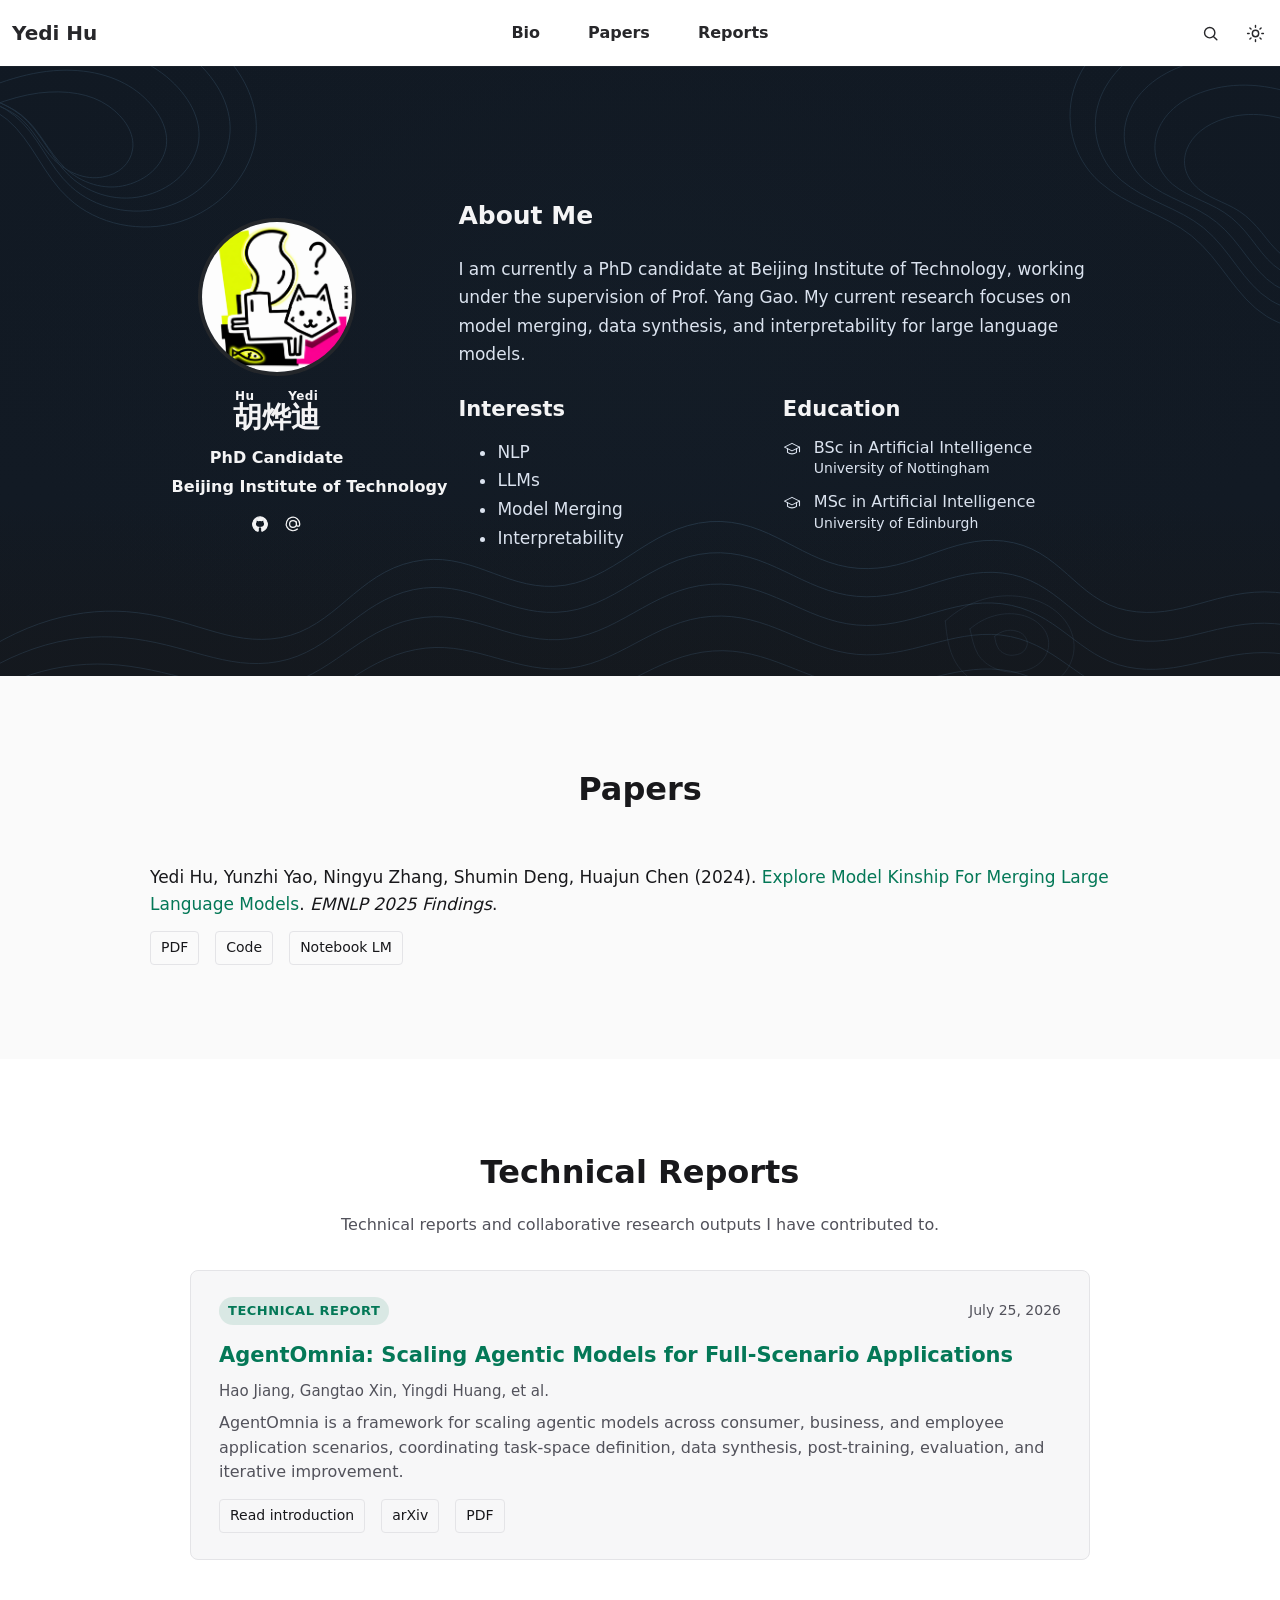
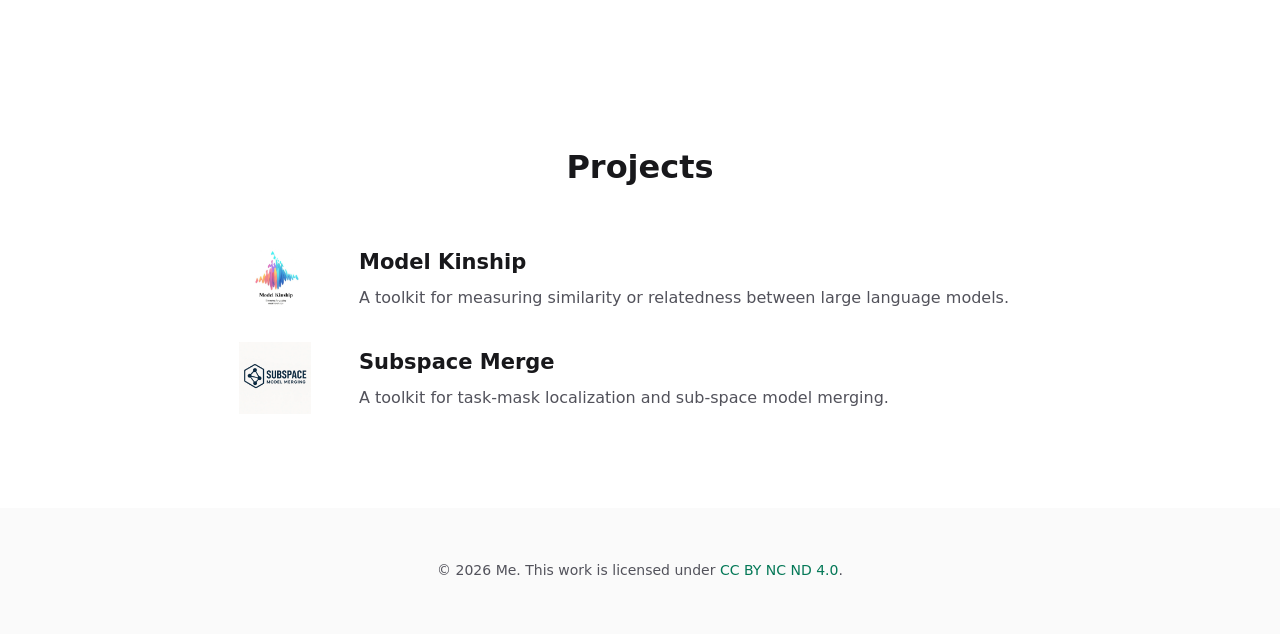
<file: index.html>
<!doctype html>
<html lang="en" data-theme="system">
<head>
  <meta charset="utf-8">
  <meta name="viewport" content="width=device-width, initial-scale=1">
  <title>Yedi Hu | Personal Page</title>
  <meta name="description" content="Personal academic website of Yedi Hu, a PhD candidate researching model merging, data synthesis, and interpretability for large language models.">
  <meta name="google-site-verification" content="CRAN9cvkGMdjOPS_Merxyt6C0xApc0tOtLPAKPyWXhQ">
  <link rel="icon" href="/site-assets/media/icon.png">
  <link rel="stylesheet" href="/site-assets/site-20260728-v4.css">
  <script>
    (() => {
      const saved = localStorage.getItem("theme");
      if (saved) document.documentElement.dataset.theme = saved;
    })();
  </script>
</head>
<body class="home-page">
  <header class="site-header">
    <div class="nav">
      <a class="brand" href="/" aria-label="Yedi Hu home">Yedi Hu</a>
      <button class="menu-button icon-button" type="button" aria-label="Open menu" aria-expanded="false">
        <svg width="20" height="20" viewBox="0 0 24 24" aria-hidden="true"><path d="M4 7h16M4 12h16M4 17h16"/></svg>
      </button>
      <nav class="nav-links" aria-label="Main navigation">
        <a href="#bio">Bio</a>
        <a href="#papers">Papers</a>
        <a href="#technical-reports">Reports</a>
      </nav>
      <div class="nav-actions">
        <button class="icon-button search-button" type="button" aria-label="Search">
          <svg width="19" height="19" viewBox="0 0 24 24" aria-hidden="true"><circle cx="11" cy="11" r="6.5"/><path d="m16 16 4 4"/></svg>
        </button>
        <button class="icon-button theme-button" type="button" aria-label="Change color theme">
          <svg class="sun-icon" width="19" height="19" viewBox="0 0 24 24" aria-hidden="true"><circle cx="12" cy="12" r="4"/><path d="M12 2v2M12 20v2M4.93 4.93l1.42 1.42M17.66 17.66l1.41 1.41M2 12h2M20 12h2M4.93 19.07l1.42-1.42M17.66 6.34l1.41-1.41"/></svg>
          <svg class="moon-icon" width="19" height="19" viewBox="0 0 24 24" aria-hidden="true"><path d="M20 15.1A8 8 0 0 1 8.9 4 8 8 0 1 0 20 15.1Z"/></svg>
        </button>
      </div>
    </div>
  </header>

  <main>
    <section id="bio" class="bio-section">
      <div class="mountain-background" aria-hidden="true"></div>
      <div class="bio-layout">
        <aside class="profile">
          <img class="avatar" src="/site-assets/media/debug-avatar.png" alt="Temporary debugging avatar">
          <h1><ruby><rb>胡烨迪</rb><rt>Hu&nbsp;&nbsp;&nbsp;&nbsp;Yedi</rt></ruby></h1>
          <p class="role">PhD Candidate</p>
          <p class="organization">Beijing Institute of Technology</p>
          <ul class="profile-links" aria-label="Profile links">
            <li>
              <a href="https://github.com/PotatoBearP" target="_blank" rel="noopener" aria-label="GitHub">
                <svg width="18" height="18" viewBox="0 0 24 24" aria-hidden="true"><path fill="currentColor" d="M12 2.5a9.75 9.75 0 0 0-3.08 19c.49.09.67-.21.67-.47v-1.86c-2.73.59-3.31-1.16-3.31-1.16-.45-1.14-1.09-1.44-1.09-1.44-.89-.61.07-.6.07-.6.98.07 1.5 1.01 1.5 1.01.88 1.5 2.3 1.07 2.86.82.09-.63.34-1.07.62-1.32-2.18-.25-4.47-1.09-4.47-4.82 0-1.07.38-1.94 1.01-2.62-.1-.25-.44-1.24.1-2.58 0 0 .82-.26 2.68 1a9.3 9.3 0 0 1 4.88 0c1.86-1.26 2.68-1 2.68-1 .54 1.34.2 2.33.1 2.58.63.68 1.01 1.55 1.01 2.62 0 3.74-2.3 4.57-4.48 4.81.35.31.66.92.66 1.85v2.71c0 .26.18.57.68.47A9.75 9.75 0 0 0 12 2.5Z"/></svg>
              </a>
            </li>
            <li>
              <a href="mailto:yedihu.pub@gmail.com" aria-label="Email">
                <svg width="18" height="18" viewBox="0 0 24 24" aria-hidden="true"><path d="M16.5 12a4.5 4.5 0 1 1-9 0 4.5 4.5 0 0 1 9 0Zm0 0c0 1.66 1.01 3 2.25 3S21 13.66 21 12a9 9 0 1 0-2.64 6.36M16.5 12V8.25"/></svg>
              </a>
            </li>
          </ul>
        </aside>

        <div class="biography">
          <h2>About Me</h2>
          <p>I am currently a PhD candidate at Beijing Institute of Technology, working under the supervision of Prof. Yang Gao. My current research focuses on model merging, data synthesis, and interpretability for large language models.</p>
          <div class="bio-details">
            <section>
              <h3>Interests</h3>
              <ul class="interest-list">
                <li>NLP</li>
                <li>LLMs</li>
                <li>Model Merging</li>
                <li>Interpretability</li>
              </ul>
            </section>
            <section>
              <h3>Education</h3>
              <ul class="education-list">
                <li>
                  <svg width="18" height="18" viewBox="0 0 24 24" aria-hidden="true"><path d="m2 9.5 10-5 10 5-10 5-10-5Z"/><path d="M6 11.5v5c3.4 2.7 8.6 2.7 12 0v-5M22 9.5v6"/></svg>
                  <span><strong>BSc in Artificial Intelligence</strong><small>University of Nottingham</small></span>
                </li>
                <li>
                  <svg width="18" height="18" viewBox="0 0 24 24" aria-hidden="true"><path d="m2 9.5 10-5 10 5-10 5-10-5Z"/><path d="M6 11.5v5c3.4 2.7 8.6 2.7 12 0v-5M22 9.5v6"/></svg>
                  <span><strong>MSc in Artificial Intelligence</strong><small>University of Edinburgh</small></span>
                </li>
              </ul>
            </section>
          </div>
        </div>
      </div>
    </section>

    <section id="papers" class="home-section papers-section">
      <div class="section-container">
        <h2>Papers</h2>
        <article class="citation">
          <p>Yedi Hu, Yunzhi Yao, Ningyu Zhang, Shumin Deng, Huajun Chen (2024).
            <a href="/publication/modelkinship/">Explore Model Kinship For Merging Large Language Models</a>.
            <em>EMNLP 2025 Findings</em>.
          </p>
          <div class="paper-links">
            <a href="https://arxiv.org/abs/2410.12613">PDF</a>
            <a href="https://github.com/zjunlp/ModelKinship">Code</a>
            <a href="https://notebooklm.google.com/notebook/892ba99f-4781-4224-a317-d2a9f8abfed6/audio">Notebook LM</a>
          </div>
        </article>
      </div>
    </section>

    <section id="technical-reports" class="home-section reports-section">
      <div class="section-container">
        <h2>Technical Reports</h2>
        <p class="section-intro">Technical reports and collaborative research outputs I have contributed to.</p>
        <div class="report-list">
          <article class="report-item">
            <div class="report-meta">
              <span class="report-label">Technical Report</span>
              <time datetime="2026-07-25">July 25, 2026</time>
            </div>
            <h3><a href="/technical-report/agentomnia/">AgentOmnia: Scaling Agentic Models for Full-Scenario Applications</a></h3>
            <p class="report-authors">Hao Jiang, Gangtao Xin, Yingdi Huang, et al.</p>
            <p>AgentOmnia is a framework for scaling agentic models across consumer, business, and employee application scenarios, coordinating task-space definition, data synthesis, post-training, evaluation, and iterative improvement.</p>
            <div class="paper-links">
              <a href="/technical-report/agentomnia/">Read introduction</a>
              <a href="https://arxiv.org/abs/2607.23124">arXiv</a>
              <a href="https://arxiv.org/pdf/2607.23124">PDF</a>
            </div>
          </article>
          <!--
          Add a report by duplicating this article:
          <article class="report-item">
            <div class="report-meta">
              <span class="report-label">Technical Report</span>
              <time datetime="2026-01">January 2026</time>
            </div>
            <h3><a href="#">Report title</a></h3>
            <p class="report-authors">Author One, Yedi Hu, Author Three</p>
            <p>One or two sentences describing the report and your contribution.</p>
            <div class="paper-links">
              <a href="#">PDF</a>
              <a href="https://github.com/">Code</a>
            </div>
          </article>
          -->
        </div>
      </div>
    </section>

    <section id="projects" class="home-section projects-section">
      <div class="section-container">
        <h2>Projects</h2>
        <div class="project-list">
          <a class="project-item" href="https://github.com/zjunlp/ModelKinship">
            <img src="/site-assets/media/project/modelkinship.png" alt="">
            <span><strong>Model Kinship</strong><small>A toolkit for measuring similarity or relatedness between large language models.</small></span>
          </a>
          <a class="project-item" href="https://github.com/PotatoBearP/Local_Merge">
            <img src="/site-assets/media/project/submerge.png" alt="">
            <span><strong>Subspace Merge</strong><small>A toolkit for task-mask localization and sub-space model merging.</small></span>
          </a>
        </div>
      </div>
    </section>
  </main>

  <footer class="site-footer">
    <p>© 2026 Me. This work is licensed under <a href="https://creativecommons.org/licenses/by-nc-nd/4.0/">CC BY NC ND 4.0</a>.</p>
  </footer>

  <dialog class="search-dialog">
    <form method="dialog" class="search-box">
      <button class="search-close icon-button" value="close" aria-label="Close search">×</button>
      <label for="site-search">Search</label>
      <input id="site-search" type="search" autocomplete="off" placeholder="Search this site…">
      <div class="search-results" aria-live="polite"></div>
    </form>
  </dialog>
  <script src="/site-assets/site-20260728-v4.js"></script>
</body>
</html>
</file>
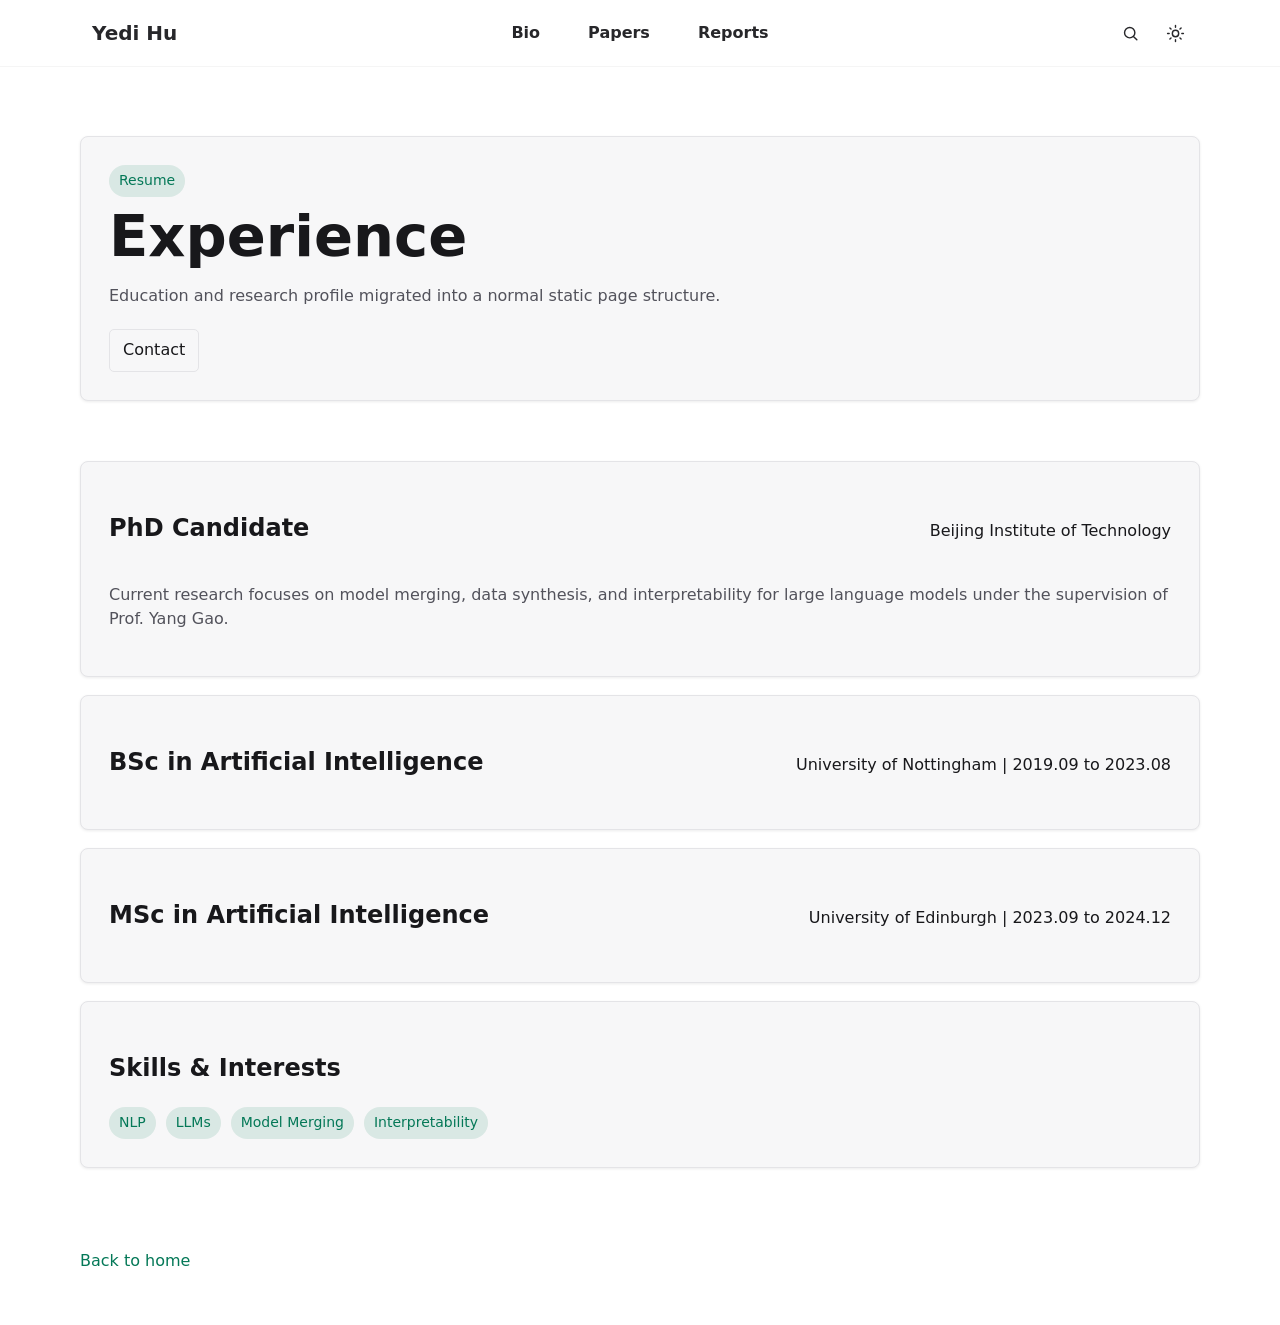
<file: experience/index.html>
<!DOCTYPE html>
<html lang="en">
<head>
  <meta charset="UTF-8">
  <meta name="viewport" content="width=device-width, initial-scale=1.0">
  <title>Experience | Yedi Hu</title>
  <link rel="stylesheet" href="/site-assets/site-20260728-v4.css">
</head>
<body>
  <header class="site-header">
    <div class="shell nav">
      <a class="brand" href="/">Yedi Hu</a>
      <nav class="nav-links">
        <a data-nav href="/#bio">Bio</a>
        <a data-nav href="/#papers">Papers</a>
        <a data-nav href="/#technical-reports">Reports</a>
      </nav>
    </div>
  </header>
  <main class="shell">
    <section class="hero">
      <div class="panel hero-copy">
        <span class="eyebrow">Resume</span>
        <h1>Experience</h1>
        <p class="lead">Education and research profile migrated into a normal static page structure.</p>
        <div class="button-row">
          <a class="button" href="mailto:yedihu.pub@gmail.com">Contact</a>
        </div>
      </div>
    </section>
    <section class="section stack">
      <article class="panel entry">
        <div class="entry-header">
          <h2>PhD Candidate</h2>
          <time>Beijing Institute of Technology</time>
        </div>
        <p>Current research focuses on model merging, data synthesis, and interpretability for large language models under the supervision of Prof. Yang Gao.</p>
      </article>
      <article class="panel entry">
        <div class="entry-header">
          <h2>BSc in Artificial Intelligence</h2>
          <time>University of Nottingham | 2019.09 to 2023.08</time>
        </div>
      </article>
      <article class="panel entry">
        <div class="entry-header">
          <h2>MSc in Artificial Intelligence</h2>
          <time>University of Edinburgh | 2023.09 to 2024.12</time>
        </div>
      </article>
      <article class="panel entry">
        <h2>Skills & Interests</h2>
        <div class="tag-list">
          <span class="pill">NLP</span>
          <span class="pill">LLMs</span>
          <span class="pill">Model Merging</span>
          <span class="pill">Interpretability</span>
        </div>
      </article>
    </section>
  </main>
  <footer class="footer shell">
    <p><a href="/">Back to home</a></p>
  </footer>
  <script src="/site-assets/site-20260728-v4.js"></script>
</body>
</html>
</file>
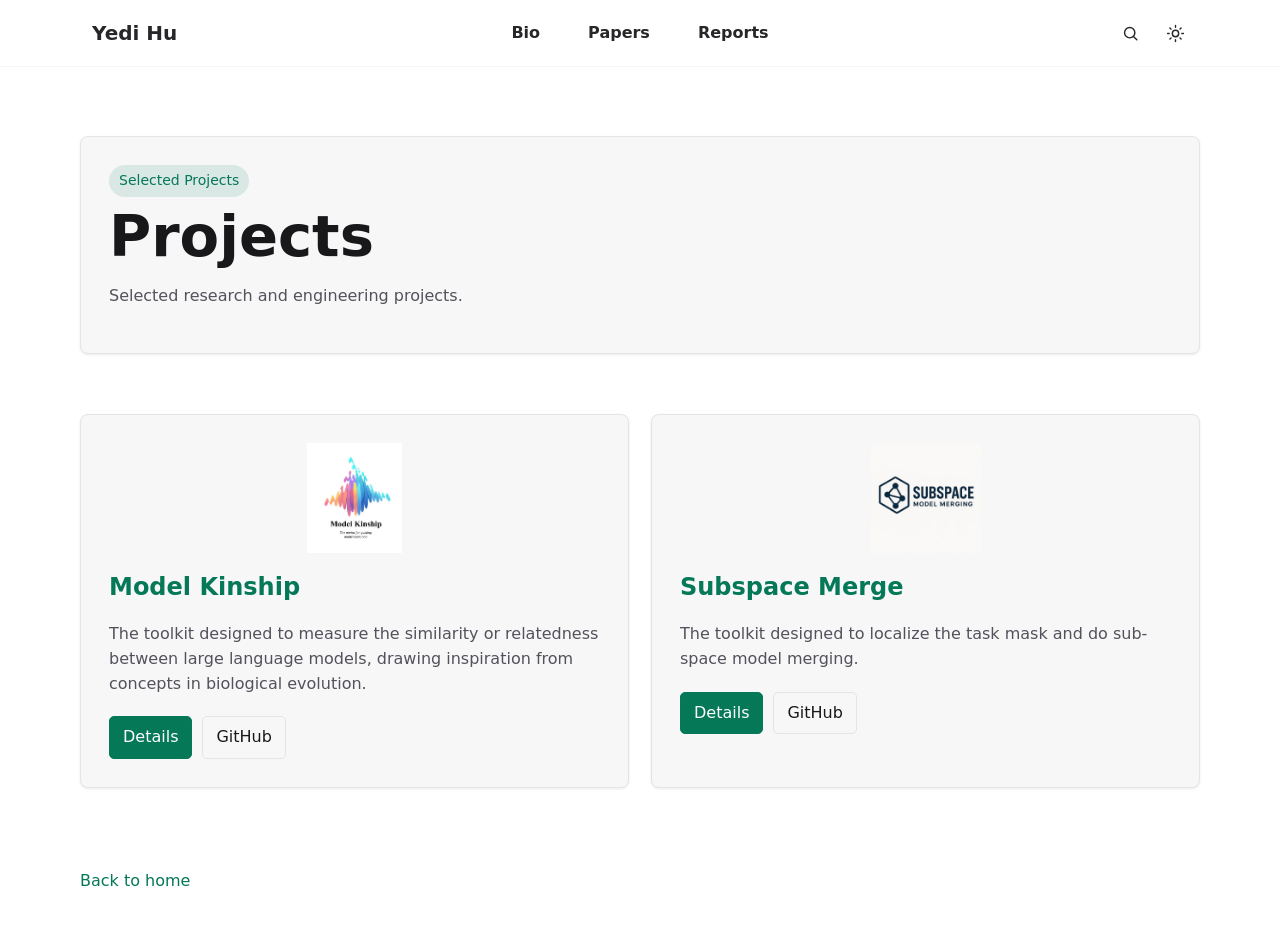
<file: project/index.html>
<!DOCTYPE html>
<html lang="en">
<head>
  <meta charset="UTF-8">
  <meta name="viewport" content="width=device-width, initial-scale=1.0">
  <title>Projects | Yedi Hu</title>
  <link rel="stylesheet" href="/site-assets/site-20260728-v4.css">
</head>
<body>
  <header class="site-header">
    <div class="shell nav">
      <a class="brand" href="/">Yedi Hu</a>
      <nav class="nav-links">
        <a data-nav href="/#bio">Bio</a>
        <a data-nav href="/#papers">Papers</a>
        <a data-nav href="/#technical-reports">Reports</a>
      </nav>
    </div>
  </header>
  <main class="shell">
    <section class="hero">
      <div class="panel hero-copy">
        <span class="eyebrow">Selected Projects</span>
        <h1>Projects</h1>
        <p class="lead">Selected research and engineering projects.</p>
      </div>
    </section>
    <section class="section">
      <div class="cards">
        <article class="panel card">
          <img src="/site-assets/media/project/modelkinship.png" alt="Model Kinship">
          <h2><a href="/project/modelkinship/">Model Kinship</a></h2>
          <p>The toolkit designed to measure the similarity or relatedness between large language models, drawing inspiration from concepts in biological evolution.</p>
          <div class="button-row">
            <a class="button primary" href="/project/modelkinship/">Details</a>
            <a class="button" href="https://github.com/zjunlp/ModelKinship">GitHub</a>
          </div>
        </article>
        <article class="panel card">
          <img src="/site-assets/media/project/submerge.png" alt="Subspace Merge">
          <h2><a href="/project/submerge/">Subspace Merge</a></h2>
          <p>The toolkit designed to localize the task mask and do sub-space model merging.</p>
          <div class="button-row">
            <a class="button primary" href="/project/submerge/">Details</a>
            <a class="button" href="https://github.com/PotatoBearP/Local_Merge">GitHub</a>
          </div>
        </article>
      </div>
    </section>
  </main>
  <footer class="footer shell">
    <p><a href="/">Back to home</a></p>
  </footer>
  <script src="/site-assets/site-20260728-v4.js"></script>
</body>
</html>
</file>
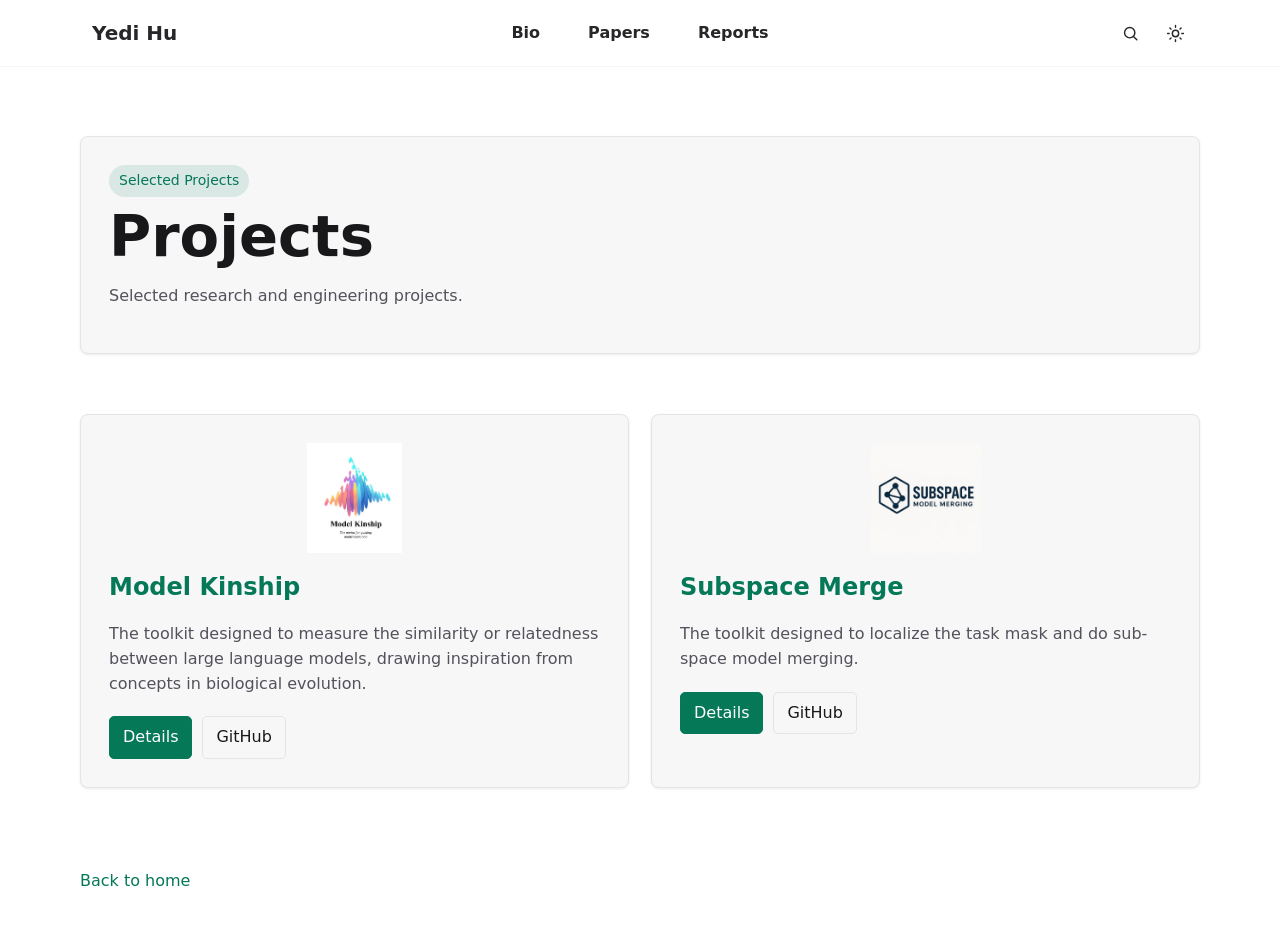
<file: projects/index.html>
<!DOCTYPE html>
<html lang="en">
<head>
  <meta charset="UTF-8">
  <meta http-equiv="refresh" content="0; url=/project/">
  <meta name="viewport" content="width=device-width, initial-scale=1.0">
  <title>Redirecting to Projects</title>
  <link rel="stylesheet" href="/site-assets/site-20260728-v4.css">
</head>
<body>
  <main class="shell" style="padding: 88px 0;">
    <section class="panel hero-copy">
      <span class="eyebrow">Redirect</span>
      <h1>Projects moved</h1>
      <p class="lead">This route is preserved for compatibility. Continue to the consolidated projects page.</p>
      <div class="button-row">
        <a class="button primary" href="/project/">Open projects</a>
      </div>
    </section>
  </main>
</body>
</html>
</file>
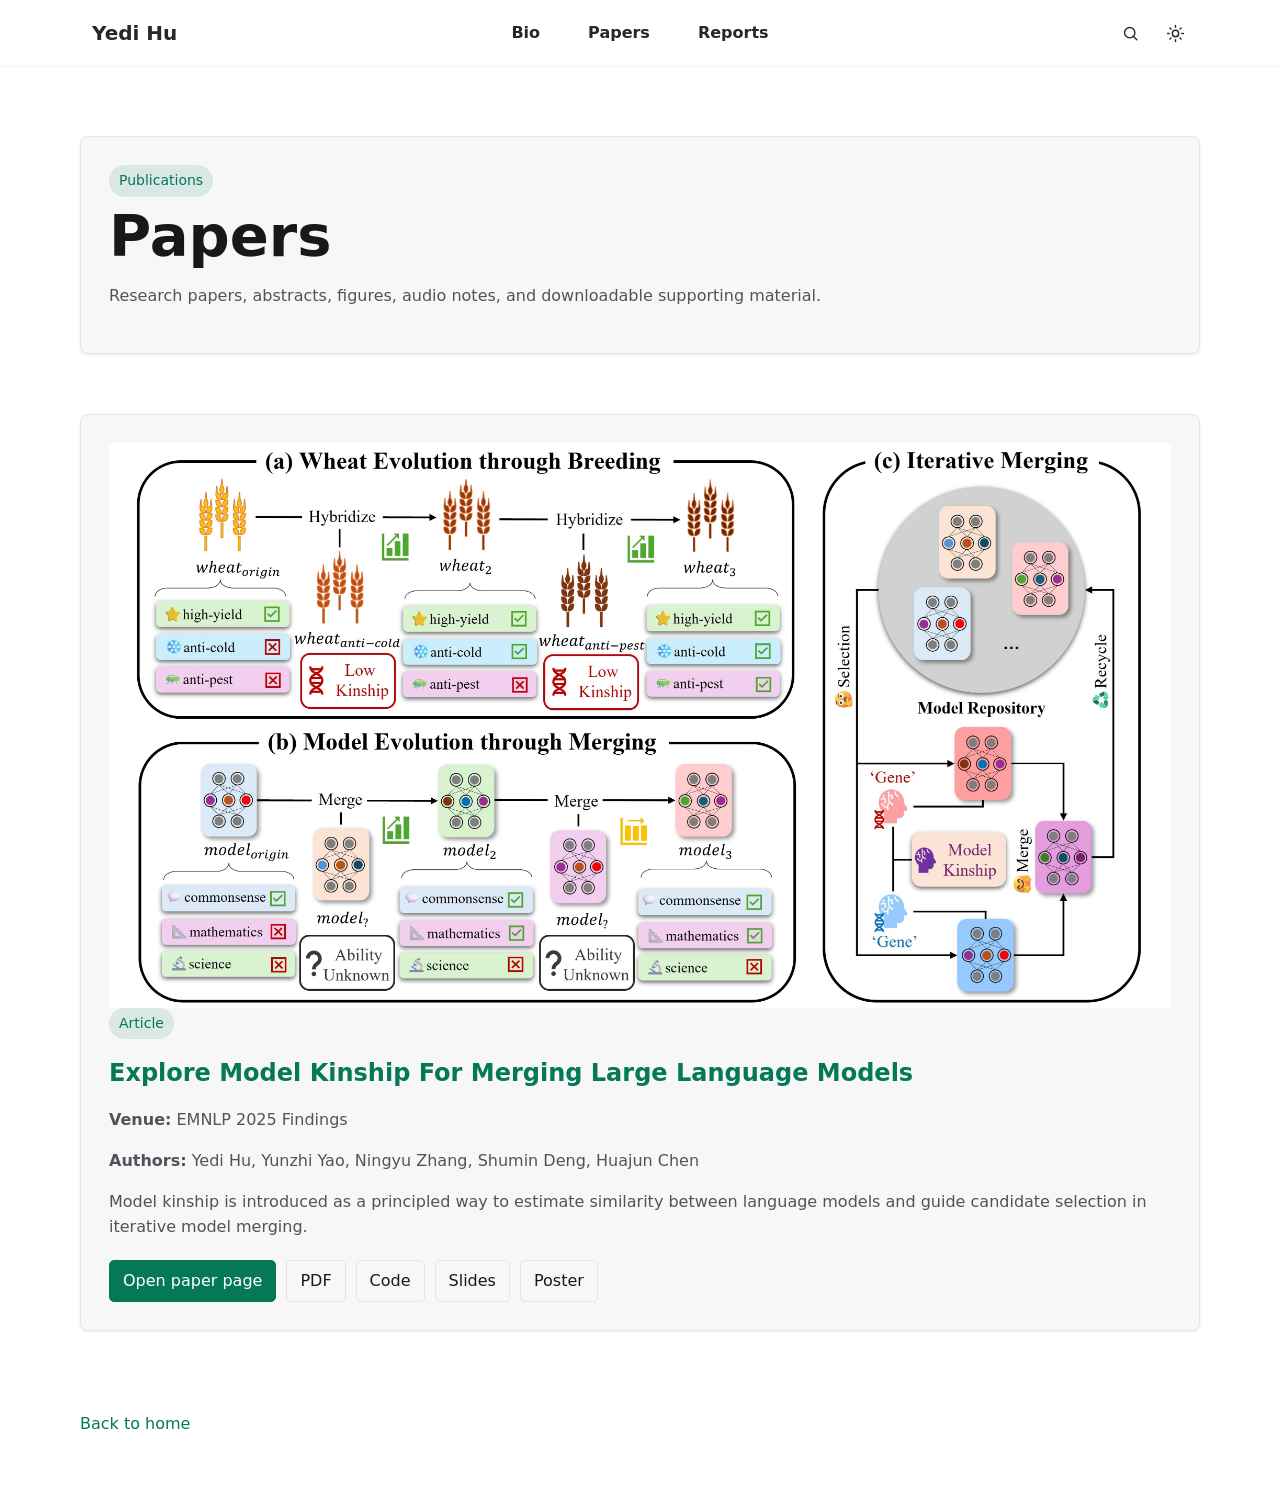
<file: publication/index.html>
<!DOCTYPE html>
<html lang="en">
<head>
  <meta charset="UTF-8">
  <meta name="viewport" content="width=device-width, initial-scale=1.0">
  <title>Papers | Yedi Hu</title>
  <link rel="stylesheet" href="/site-assets/site-20260728-v4.css">
</head>
<body>
  <header class="site-header">
    <div class="shell nav">
      <a class="brand" href="/">Yedi Hu</a>
      <nav class="nav-links">
        <a data-nav href="/#bio">Bio</a>
        <a data-nav href="/#papers">Papers</a>
        <a data-nav href="/#technical-reports">Reports</a>
      </nav>
    </div>
  </header>
  <main class="shell">
    <section class="hero">
      <div class="panel hero-copy">
        <span class="eyebrow">Publications</span>
        <h1>Papers</h1>
        <p class="lead">Research papers, abstracts, figures, audio notes, and downloadable supporting material.</p>
      </div>
    </section>
    <section class="section">
      <div class="cards">
        <article class="panel card wide">
          <img src="/site-assets/media/publication/featured.jpg" alt="Explore Model Kinship paper">
          <span class="pill">Article</span>
          <h2><a href="/publication/modelkinship/">Explore Model Kinship For Merging Large Language Models</a></h2>
          <p><strong>Venue:</strong> EMNLP 2025 Findings</p>
          <p><strong>Authors:</strong> Yedi Hu, Yunzhi Yao, Ningyu Zhang, Shumin Deng, Huajun Chen</p>
          <p>Model kinship is introduced as a principled way to estimate similarity between language models and guide candidate selection in iterative model merging.</p>
          <div class="button-row">
            <a class="button primary" href="/publication/modelkinship/">Open paper page</a>
            <a class="button" href="https://arxiv.org/abs/2410.12613">PDF</a>
            <a class="button" href="https://github.com/zjunlp/ModelKinship">Code</a>
            <a class="button" href="/uploads/kinship_slides.pdf">Slides</a>
            <a class="button" href="/uploads/kinship_poster.pdf">Poster</a>
          </div>
        </article>
      </div>
    </section>
  </main>
  <footer class="footer shell">
    <p><a href="/">Back to home</a></p>
  </footer>
  <script src="/site-assets/site-20260728-v4.js"></script>
</body>
</html>
</file>
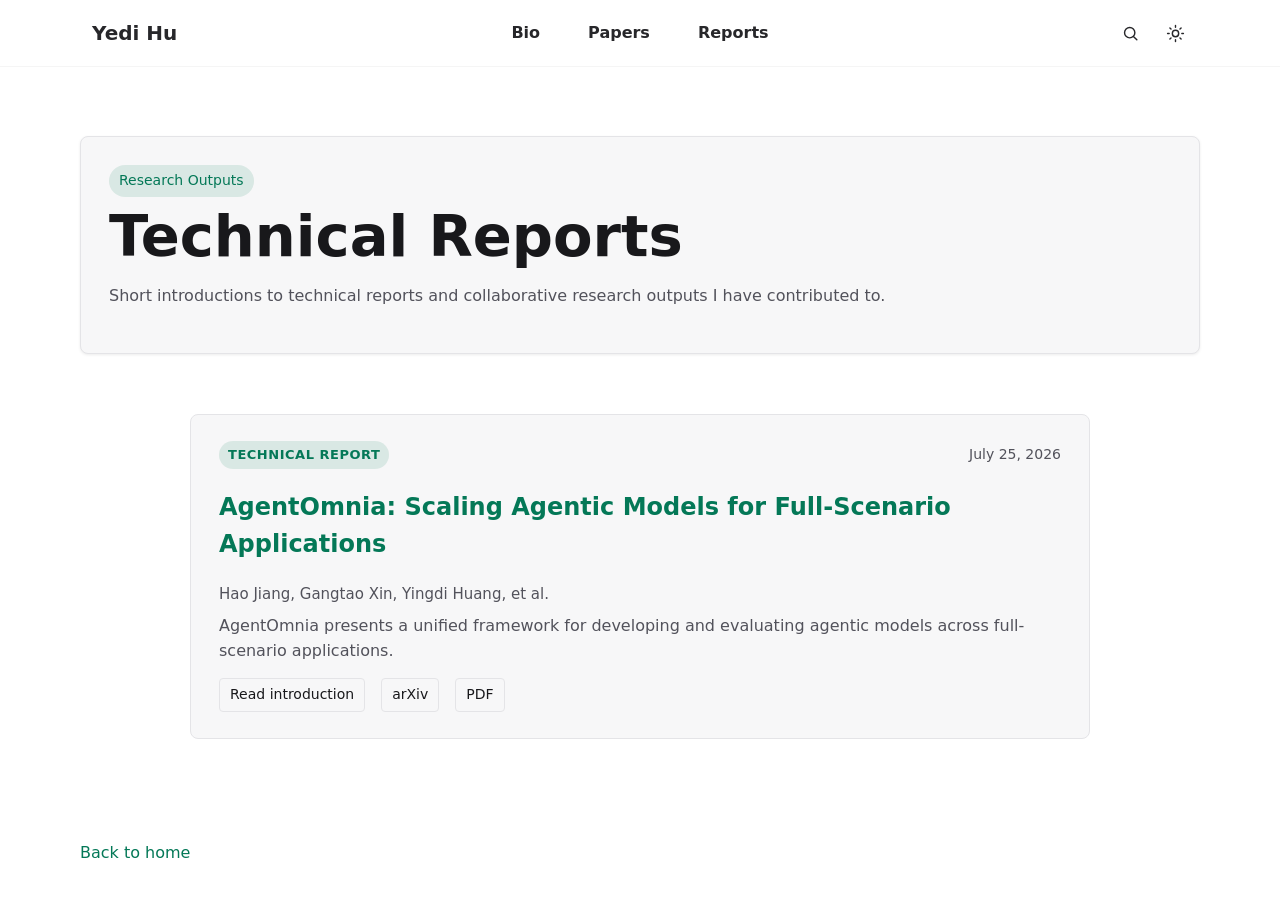
<file: technical-report/index.html>
<!doctype html>
<html lang="en" data-theme="system">
<head>
  <meta charset="utf-8">
  <meta name="viewport" content="width=device-width, initial-scale=1">
  <title>Technical Reports | Yedi Hu</title>
  <meta name="description" content="Technical reports and collaborative research outputs contributed to by Yedi Hu.">
  <link rel="icon" href="/site-assets/media/icon.png">
  <link rel="stylesheet" href="/site-assets/site-20260728-v4.css">
</head>
<body>
  <header class="site-header">
    <div class="nav shell">
      <a class="brand" href="/">Yedi Hu</a>
      <nav class="nav-links" aria-label="Main navigation">
        <a data-nav href="/#bio">Bio</a>
        <a data-nav href="/#papers">Papers</a>
        <a data-nav href="/#technical-reports">Reports</a>
      </nav>
    </div>
  </header>
  <main class="shell">
    <section class="hero">
      <div class="panel hero-copy">
        <span class="eyebrow">Research Outputs</span>
        <h1>Technical Reports</h1>
        <p class="lead">Short introductions to technical reports and collaborative research outputs I have contributed to.</p>
      </div>
    </section>
    <section class="section">
      <div class="report-list">
        <article class="report-item">
          <div class="report-meta">
            <span class="report-label">Technical Report</span>
            <time datetime="2026-07-25">July 25, 2026</time>
          </div>
          <h2><a href="/technical-report/agentomnia/">AgentOmnia: Scaling Agentic Models for Full-Scenario Applications</a></h2>
          <p class="report-authors">Hao Jiang, Gangtao Xin, Yingdi Huang, et al.</p>
          <p>AgentOmnia presents a unified framework for developing and evaluating agentic models across full-scenario applications.</p>
          <div class="paper-links">
            <a href="/technical-report/agentomnia/">Read introduction</a>
            <a href="https://arxiv.org/abs/2607.23124">arXiv</a>
            <a href="https://arxiv.org/pdf/2607.23124">PDF</a>
          </div>
        </article>
      </div>
    </section>
  </main>
  <footer class="footer shell">
    <p><a href="/#technical-reports">Back to home</a></p>
  </footer>
  <script src="/site-assets/site-20260728-v4.js"></script>
</body>
</html>
</file>
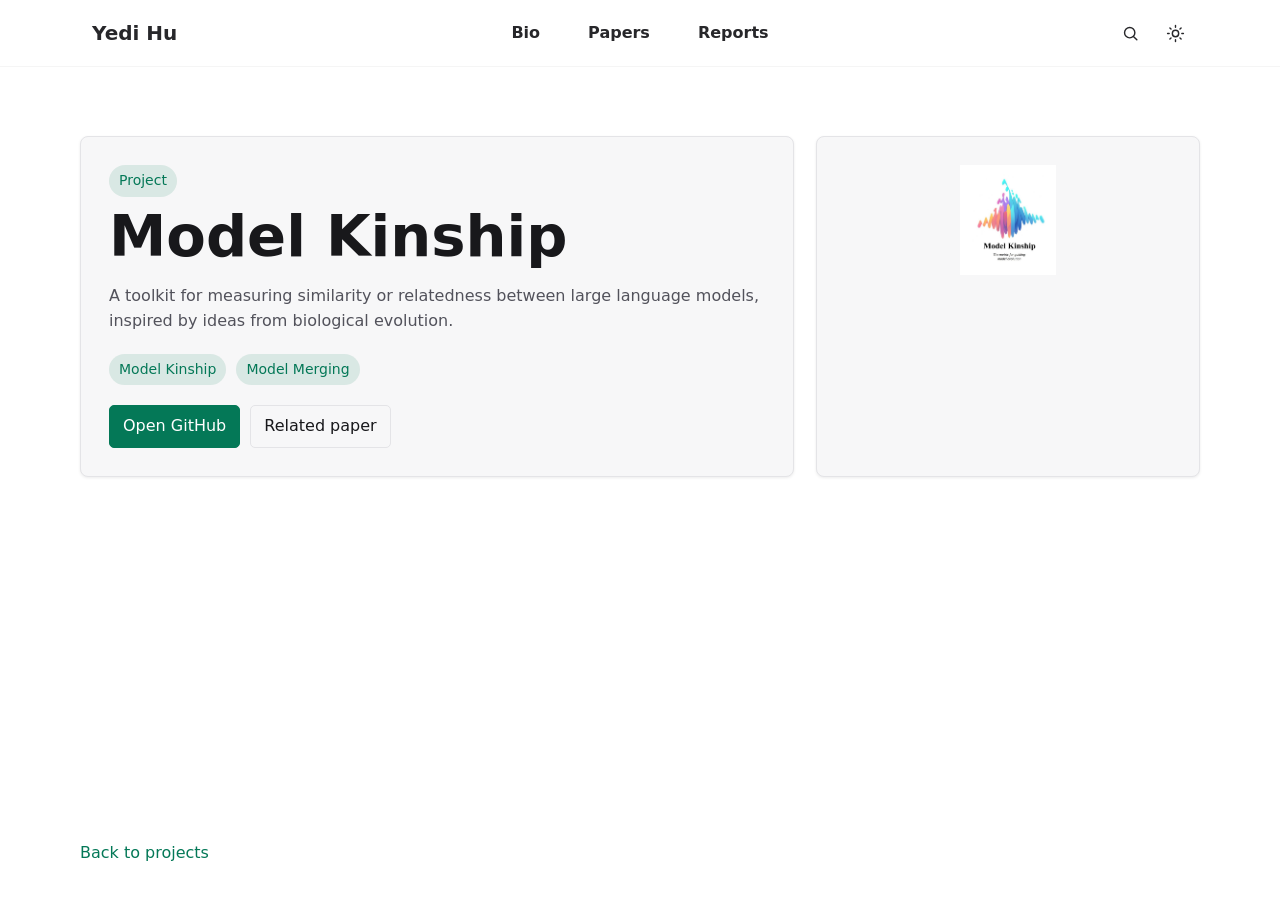
<file: project/modelkinship/index.html>
<!DOCTYPE html>
<html lang="en">
<head>
  <meta charset="UTF-8">
  <meta name="viewport" content="width=device-width, initial-scale=1.0">
  <title>Model Kinship | Yedi Hu</title>
  <link rel="stylesheet" href="/site-assets/site-20260728-v4.css">
</head>
<body>
  <header class="site-header">
    <div class="shell nav">
      <a class="brand" href="/">Yedi Hu</a>
      <nav class="nav-links">
        <a data-nav href="/#bio">Bio</a>
        <a data-nav href="/#papers">Papers</a>
        <a data-nav href="/#technical-reports">Reports</a>
      </nav>
    </div>
  </header>
  <main class="shell">
    <section class="hero">
      <div class="hero-grid">
        <div class="panel hero-copy">
          <span class="eyebrow">Project</span>
          <h1>Model Kinship</h1>
          <p class="lead">A toolkit for measuring similarity or relatedness between large language models, inspired by ideas from biological evolution.</p>
          <div class="tag-list">
            <span class="pill">Model Kinship</span>
            <span class="pill">Model Merging</span>
          </div>
          <div class="button-row">
            <a class="button primary" href="https://github.com/zjunlp/ModelKinship">Open GitHub</a>
            <a class="button" href="/publication/modelkinship/">Related paper</a>
          </div>
        </div>
        <div class="panel profile-card">
          <img src="/site-assets/media/project/modelkinship.png" alt="Model Kinship preview">
        </div>
      </div>
    </section>
  </main>
  <footer class="footer shell">
    <p><a href="/project/">Back to projects</a></p>
  </footer>
  <script src="/site-assets/site-20260728-v4.js"></script>
</body>
</html>
</file>
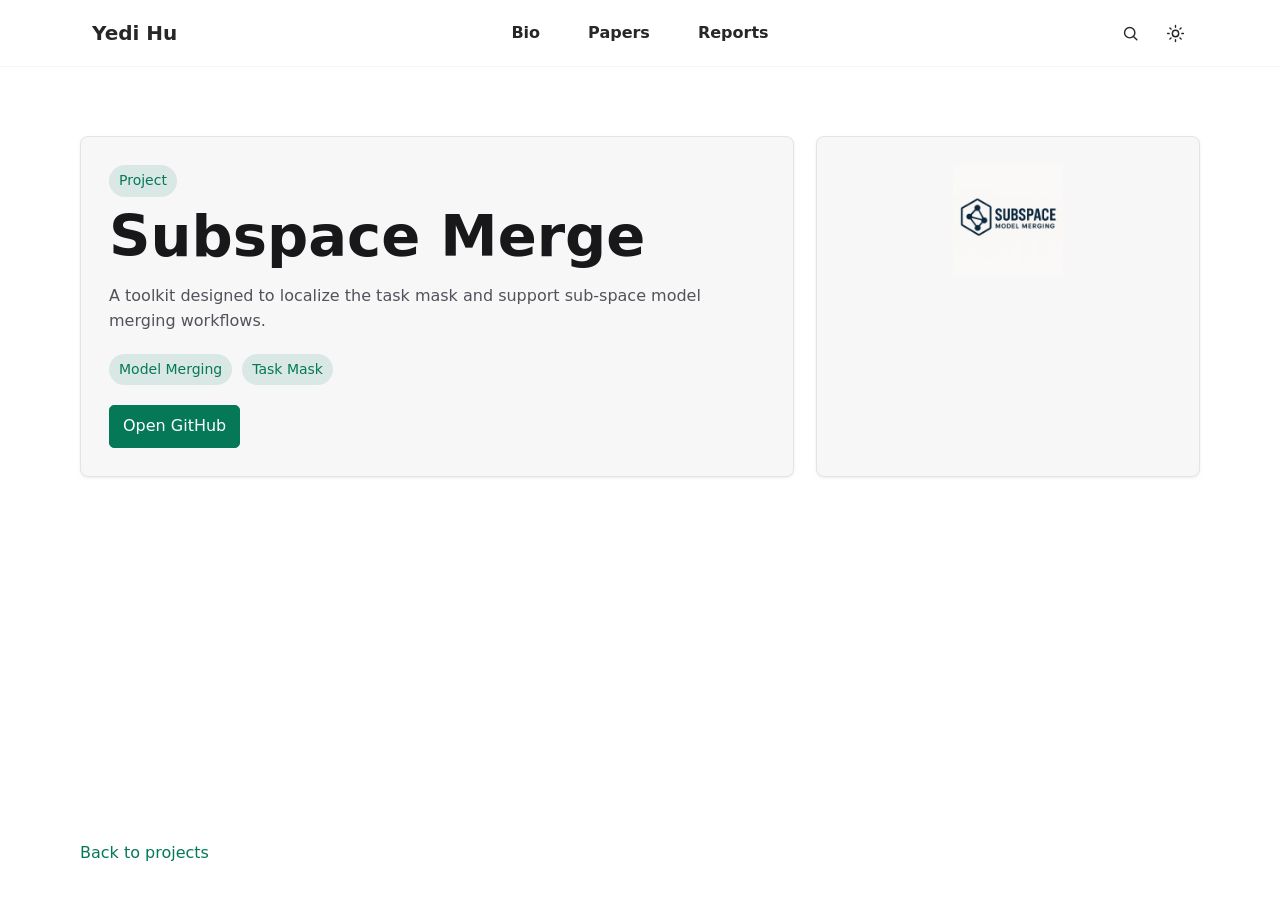
<file: project/submerge/index.html>
<!DOCTYPE html>
<html lang="en">
<head>
  <meta charset="UTF-8">
  <meta name="viewport" content="width=device-width, initial-scale=1.0">
  <title>Subspace Merge | Yedi Hu</title>
  <link rel="stylesheet" href="/site-assets/site-20260728-v4.css">
</head>
<body>
  <header class="site-header">
    <div class="shell nav">
      <a class="brand" href="/">Yedi Hu</a>
      <nav class="nav-links">
        <a data-nav href="/#bio">Bio</a>
        <a data-nav href="/#papers">Papers</a>
        <a data-nav href="/#technical-reports">Reports</a>
      </nav>
    </div>
  </header>
  <main class="shell">
    <section class="hero">
      <div class="hero-grid">
        <div class="panel hero-copy">
          <span class="eyebrow">Project</span>
          <h1>Subspace Merge</h1>
          <p class="lead">A toolkit designed to localize the task mask and support sub-space model merging workflows.</p>
          <div class="tag-list">
            <span class="pill">Model Merging</span>
            <span class="pill">Task Mask</span>
          </div>
          <div class="button-row">
            <a class="button primary" href="https://github.com/PotatoBearP/Local_Merge">Open GitHub</a>
          </div>
        </div>
        <div class="panel profile-card">
          <img src="/site-assets/media/project/submerge.png" alt="Subspace Merge preview">
        </div>
      </div>
    </section>
  </main>
  <footer class="footer shell">
    <p><a href="/project/">Back to projects</a></p>
  </footer>
  <script src="/site-assets/site-20260728-v4.js"></script>
</body>
</html>
</file>
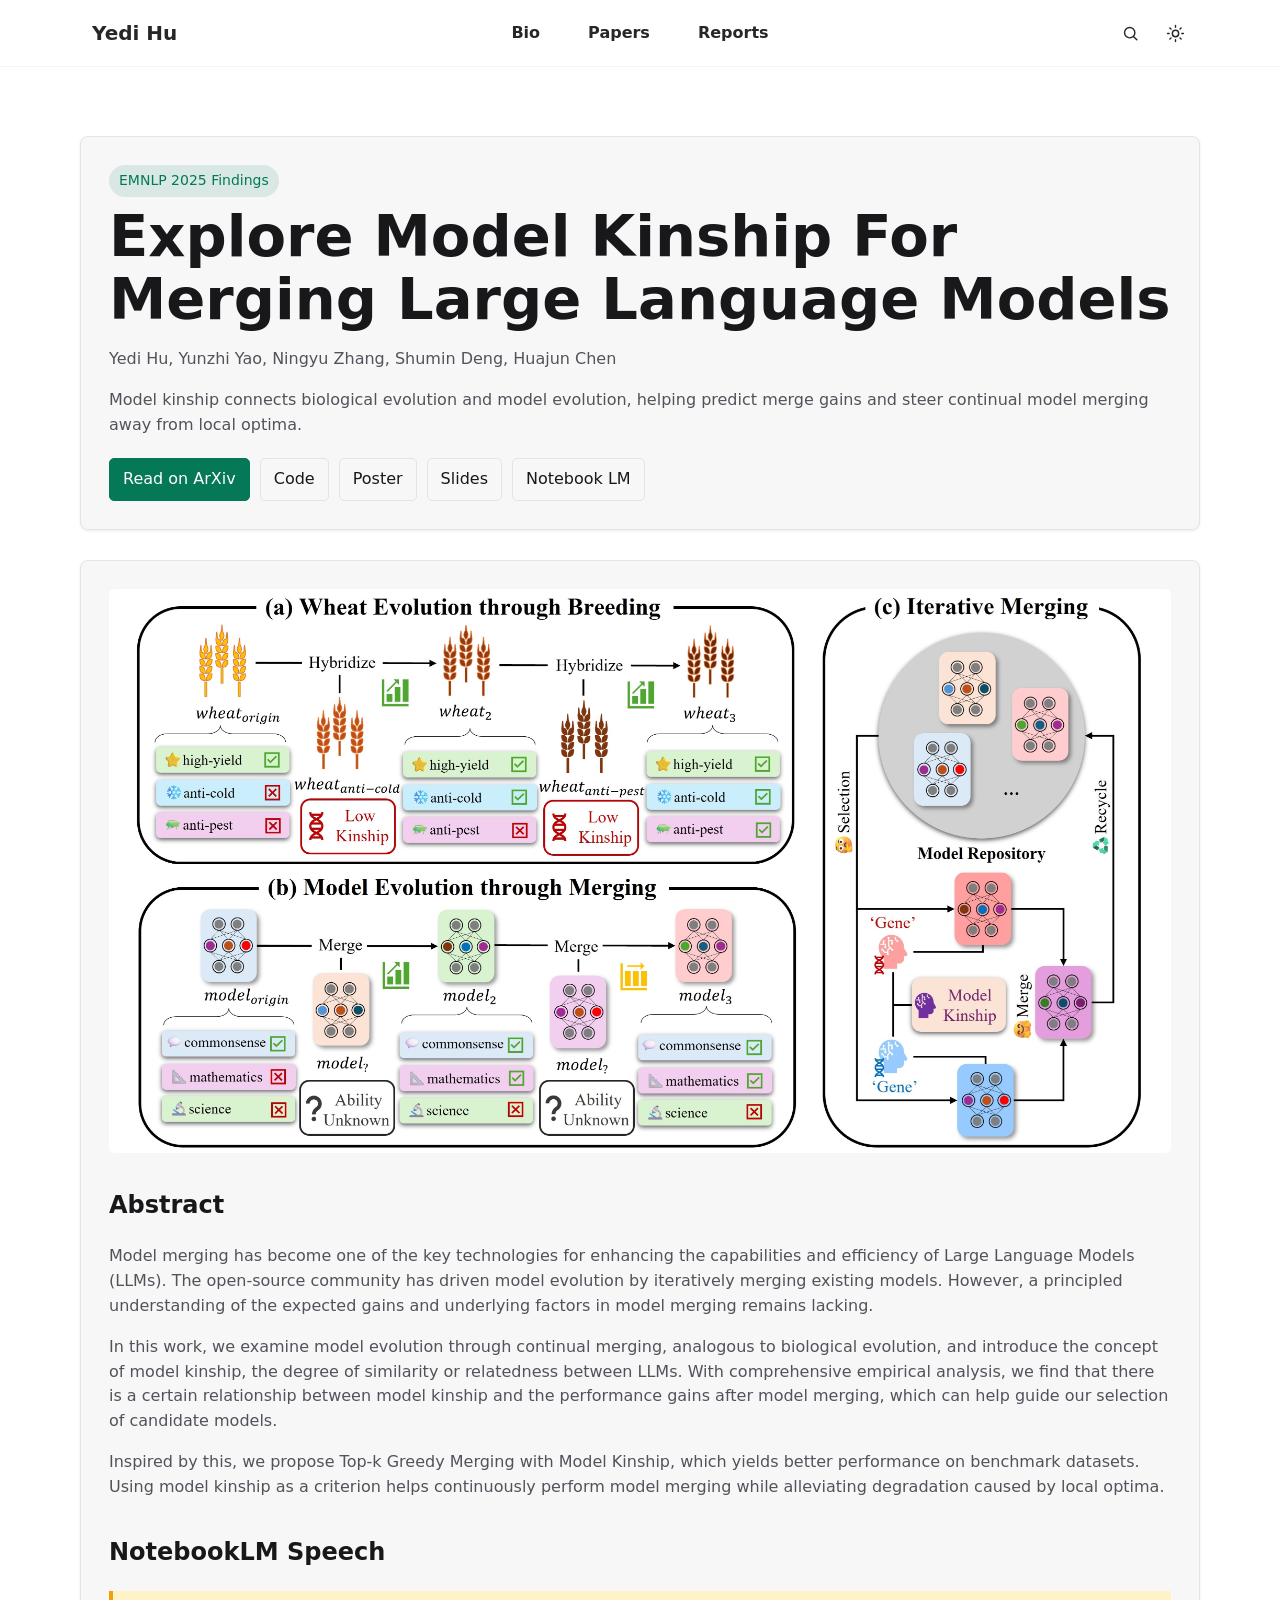
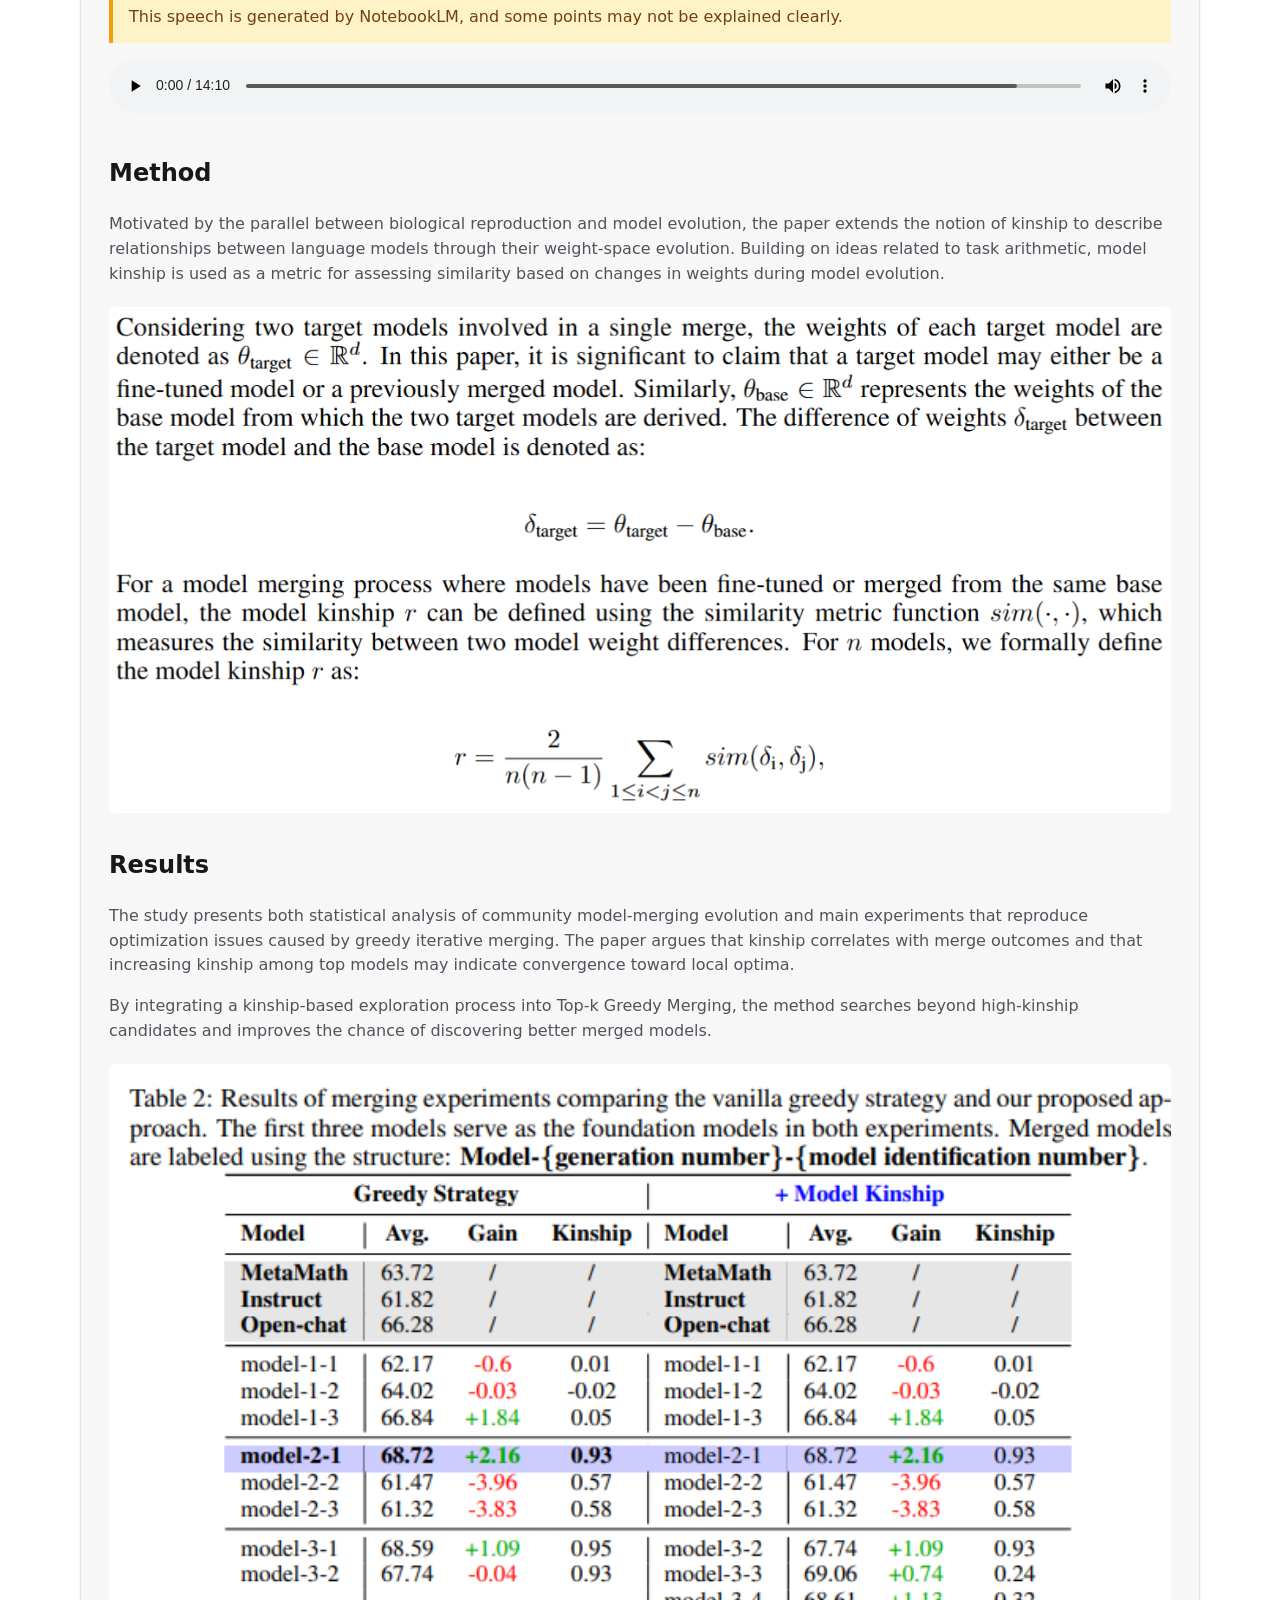
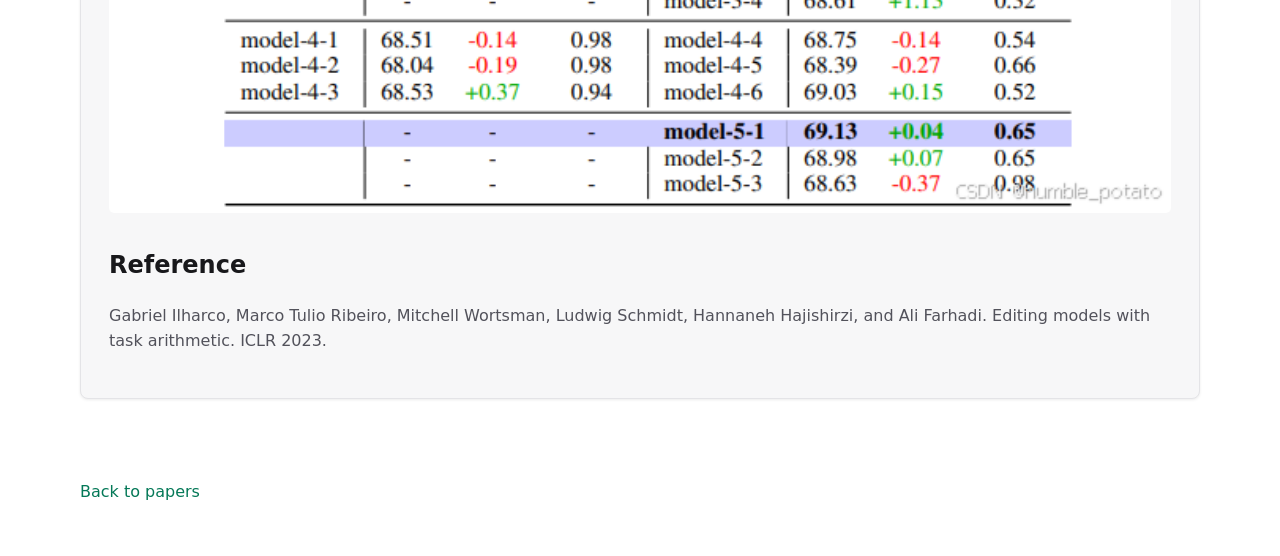
<file: publication/modelkinship/index.html>
<!DOCTYPE html>
<html lang="en">
<head>
  <meta charset="UTF-8">
  <meta name="viewport" content="width=device-width, initial-scale=1.0">
  <title>Explore Model Kinship For Merging Large Language Models | Yedi Hu</title>
  <meta name="description" content="Paper page for Explore Model Kinship For Merging Large Language Models.">
  <link rel="stylesheet" href="/site-assets/site-20260728-v4.css">
</head>
<body>
  <header class="site-header">
    <div class="shell nav">
      <a class="brand" href="/">Yedi Hu</a>
      <nav class="nav-links">
        <a data-nav href="/#bio">Bio</a>
        <a data-nav href="/#papers">Papers</a>
        <a data-nav href="/#technical-reports">Reports</a>
      </nav>
    </div>
  </header>
  <main class="shell">
    <section class="hero">
      <div class="panel hero-copy">
        <span class="eyebrow">EMNLP 2025 Findings</span>
        <h1>Explore Model Kinship For Merging Large Language Models</h1>
        <p class="lead">Yedi Hu, Yunzhi Yao, Ningyu Zhang, Shumin Deng, Huajun Chen</p>
        <p class="lead">Model kinship connects biological evolution and model evolution, helping predict merge gains and steer continual model merging away from local optima.</p>
        <div class="button-row">
          <a class="button primary" href="https://arxiv.org/abs/2410.12613">Read on ArXiv</a>
          <a class="button" href="https://github.com/zjunlp/ModelKinship">Code</a>
          <a class="button" href="/uploads/kinship_poster.pdf">Poster</a>
          <a class="button" href="/uploads/kinship_slides.pdf">Slides</a>
          <a class="button" href="https://notebooklm.google.com/notebook/892ba99f-4781-4224-a317-d2a9f8abfed6/audio">Notebook LM</a>
        </div>
      </div>
    </section>
    <article class="panel rich-text">
      <img src="/site-assets/media/publication/featured.jpg" alt="Featured figure for the paper">
      <h2>Abstract</h2>
      <p>Model merging has become one of the key technologies for enhancing the capabilities and efficiency of Large Language Models (LLMs). The open-source community has driven model evolution by iteratively merging existing models. However, a principled understanding of the expected gains and underlying factors in model merging remains lacking.</p>
      <p>In this work, we examine model evolution through continual merging, analogous to biological evolution, and introduce the concept of model kinship, the degree of similarity or relatedness between LLMs. With comprehensive empirical analysis, we find that there is a certain relationship between model kinship and the performance gains after model merging, which can help guide our selection of candidate models.</p>
      <p>Inspired by this, we propose Top-k Greedy Merging with Model Kinship, which yields better performance on benchmark datasets. Using model kinship as a criterion helps continuously perform model merging while alleviating degradation caused by local optima.</p>
      <h2>NotebookLM Speech</h2>
      <div class="note">This speech is generated by NotebookLM, and some points may not be explained clearly.</div>
      <audio controls preload="auto" style="width:100%; margin-top:16px;">
        <source src="/site-assets/media/publication/notebook.mp3" type="audio/mpeg">
      </audio>
      <h2>Method</h2>
      <p>Motivated by the parallel between biological reproduction and model evolution, the paper extends the notion of kinship to describe relationships between language models through their weight-space evolution. Building on ideas related to task arithmetic, model kinship is used as a metric for assessing similarity based on changes in weights during model evolution.</p>
      <div class="media-frame">
        <img src="/site-assets/media/publication/method.png" alt="Method figure">
      </div>
      <h2>Results</h2>
      <p>The study presents both statistical analysis of community model-merging evolution and main experiments that reproduce optimization issues caused by greedy iterative merging. The paper argues that kinship correlates with merge outcomes and that increasing kinship among top models may indicate convergence toward local optima.</p>
      <p>By integrating a kinship-based exploration process into Top-k Greedy Merging, the method searches beyond high-kinship candidates and improves the chance of discovering better merged models.</p>
      <div class="media-frame">
        <img src="/site-assets/media/publication/results.png" alt="Results figure">
      </div>
      <h2>Reference</h2>
      <p>Gabriel Ilharco, Marco Tulio Ribeiro, Mitchell Wortsman, Ludwig Schmidt, Hannaneh Hajishirzi, and Ali Farhadi. Editing models with task arithmetic. ICLR 2023.</p>
    </article>
  </main>
  <footer class="footer shell">
    <p><a href="/publication/">Back to papers</a></p>
  </footer>
  <script src="/site-assets/site-20260728-v4.js"></script>
</body>
</html>
</file>
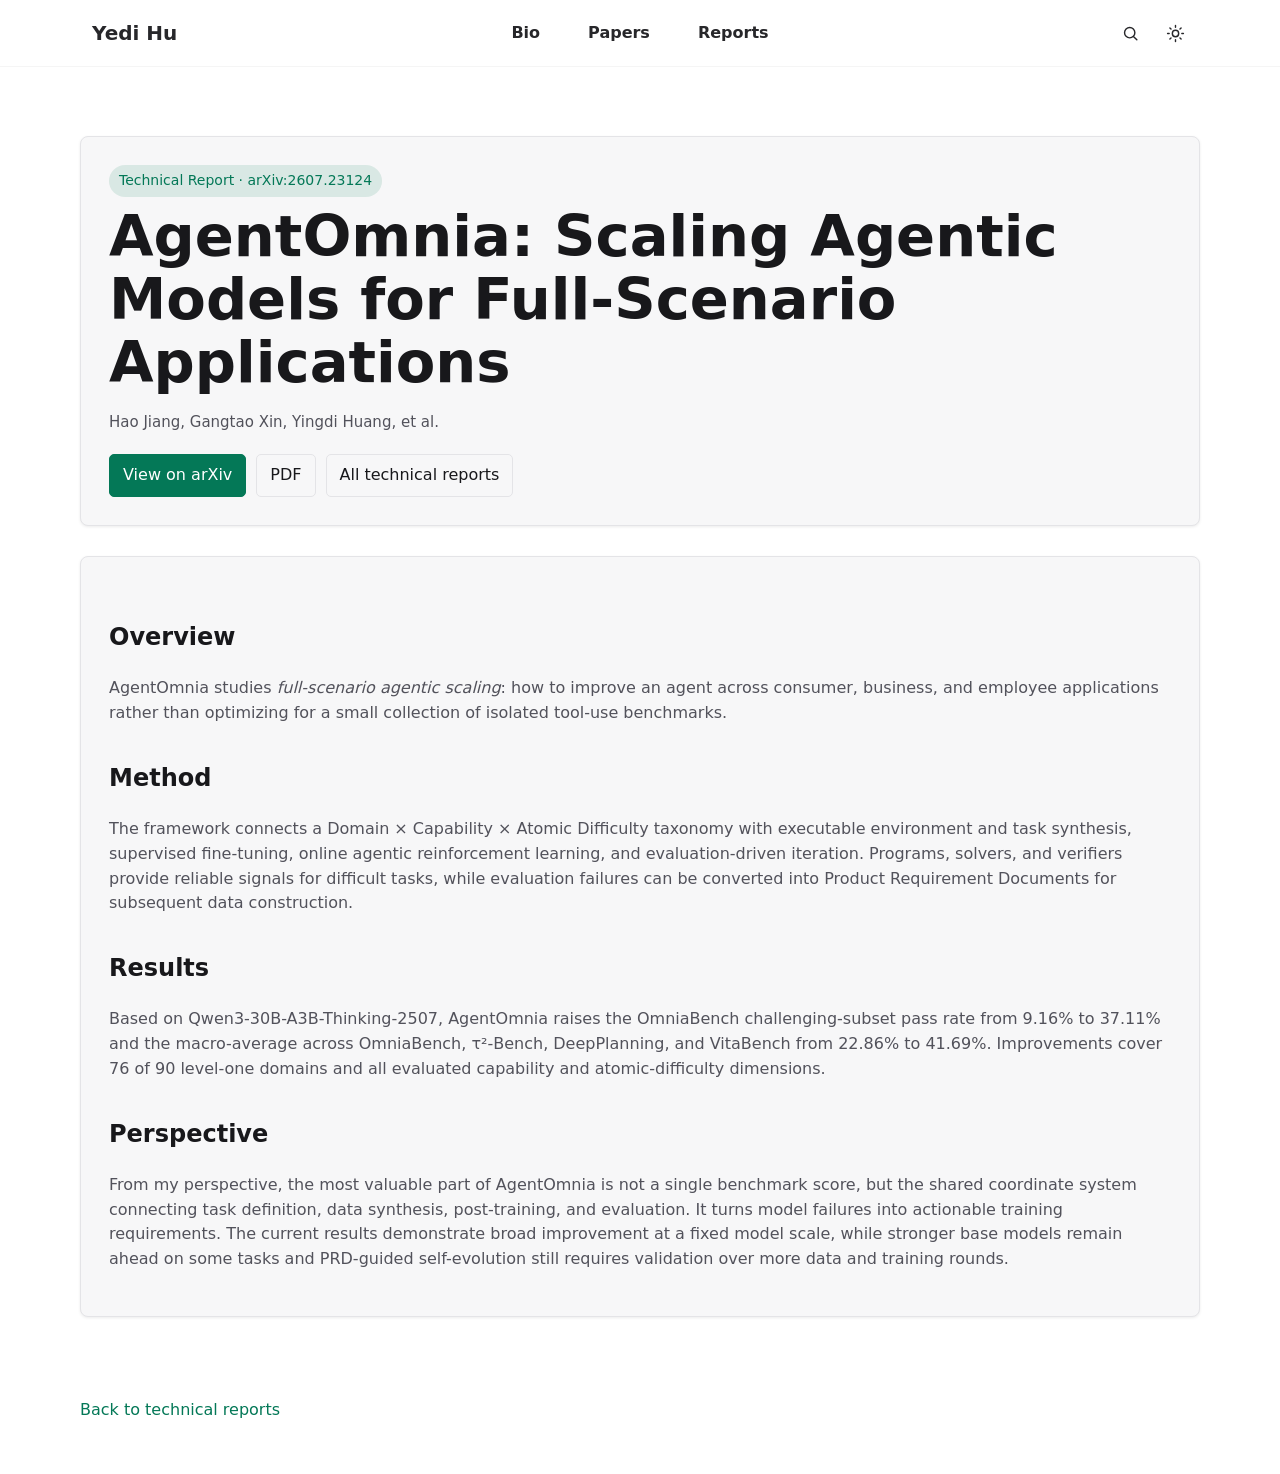
<file: technical-report/agentomnia/index.html>
<!doctype html>
<html lang="en" data-theme="system">
<head>
  <meta charset="utf-8">
  <meta name="viewport" content="width=device-width, initial-scale=1">
  <title>AgentOmnia | Technical Report | Yedi Hu</title>
  <meta name="description" content="A short introduction to the AgentOmnia technical report, co-authored by Yedi Hu.">
  <link rel="icon" href="/site-assets/media/icon.png">
  <link rel="stylesheet" href="/site-assets/site-20260728-v4.css">
</head>
<body>
  <header class="site-header">
    <div class="nav shell">
      <a class="brand" href="/">Yedi Hu</a>
      <nav class="nav-links" aria-label="Main navigation">
        <a data-nav href="/#bio">Bio</a>
        <a data-nav href="/#papers">Papers</a>
        <a data-nav href="/#technical-reports">Reports</a>
      </nav>
    </div>
  </header>

  <main class="shell">
    <section class="hero">
      <div class="panel hero-copy">
        <span class="eyebrow">Technical Report · arXiv:2607.23124</span>
        <h1>AgentOmnia: Scaling Agentic Models for Full-Scenario Applications</h1>
        <p class="lead report-byline">Hao Jiang, Gangtao Xin, Yingdi Huang, et al.</p>
        <div class="button-row">
          <a class="button primary" href="https://arxiv.org/abs/2607.23124">View on arXiv</a>
          <a class="button" href="https://arxiv.org/pdf/2607.23124">PDF</a>
          <a class="button" href="/technical-report/">All technical reports</a>
        </div>
      </div>
    </section>

    <article class="panel rich-text report-article">
      <h2>Overview</h2>
      <p>AgentOmnia studies <em>full-scenario agentic scaling</em>: how to improve an agent across consumer, business, and employee applications rather than optimizing for a small collection of isolated tool-use benchmarks.</p>

      <h2>Method</h2>
      <p>The framework connects a Domain × Capability × Atomic Difficulty taxonomy with executable environment and task synthesis, supervised fine-tuning, online agentic reinforcement learning, and evaluation-driven iteration. Programs, solvers, and verifiers provide reliable signals for difficult tasks, while evaluation failures can be converted into Product Requirement Documents for subsequent data construction.</p>

      <h2>Results</h2>
      <p>Based on Qwen3-30B-A3B-Thinking-2507, AgentOmnia raises the OmniaBench challenging-subset pass rate from 9.16% to 37.11% and the macro-average across OmniaBench, τ²-Bench, DeepPlanning, and VitaBench from 22.86% to 41.69%. Improvements cover 76 of 90 level-one domains and all evaluated capability and atomic-difficulty dimensions.</p>

      <h2>Perspective</h2>
      <p>From my perspective, the most valuable part of AgentOmnia is not a single benchmark score, but the shared coordinate system connecting task definition, data synthesis, post-training, and evaluation. It turns model failures into actionable training requirements. The current results demonstrate broad improvement at a fixed model scale, while stronger base models remain ahead on some tasks and PRD-guided self-evolution still requires validation over more data and training rounds.</p>
    </article>
  </main>

  <footer class="footer shell">
    <p><a href="/technical-report/">Back to technical reports</a></p>
  </footer>
  <script src="/site-assets/site-20260728-v4.js"></script>
</body>
</html>
</file>
<file: site-assets/site-20260728-v4.css>
:root {
  color-scheme: light dark;
  --header-height: 66px;
  --page-width: 1240px;
  --bg: #fff;
  --surface: #f7f7f8;
  --text: #18181b;
  --muted: #52525b;
  --border: #e4e4e7;
  --link: #047857;
  --header: #fff;
  --header-text: #27272a;
  --hero-text: #f4f4f5;
  --paper-bg: #fafafa;
  --shadow: 0 1px 3px rgba(0, 0, 0, .08);
}

@media (prefers-color-scheme: dark) {
  html[data-theme="system"] {
    --bg: #18181b;
    --surface: #242427;
    --text: #f4f4f5;
    --muted: #d4d4d8;
    --border: #3f3f46;
    --link: #34d399;
    --header: #27272a;
    --header-text: #f4f4f5;
    --paper-bg: #18181b;
    --shadow: none;
  }
}

html[data-theme="dark"] {
  --bg: #18181b;
  --surface: #242427;
  --text: #f4f4f5;
  --muted: #d4d4d8;
  --border: #3f3f46;
  --link: #34d399;
  --header: #27272a;
  --header-text: #f4f4f5;
  --paper-bg: #18181b;
  --shadow: none;
}

html[data-theme="light"] { color-scheme: light; }
html[data-theme="dark"] { color-scheme: dark; }

* { box-sizing: border-box; }
html { scroll-behavior: smooth; scroll-padding-top: var(--header-height); }
body {
  width: 100%;
  margin: 0;
  color: var(--text);
  background: var(--bg);
  font: 16px/1.55 Inter, ui-sans-serif, system-ui, -apple-system, BlinkMacSystemFont, "Segoe UI", sans-serif;
  -webkit-font-smoothing: antialiased;
  overflow-x: clip;
}
body.menu-open { overflow: hidden; }
a { color: var(--link); text-decoration: none; }
a:hover { text-decoration: underline; }
img { display: block; max-width: 100%; }
button, input { font: inherit; }

.site-header {
  position: sticky;
  inset: 0 0 auto;
  z-index: 100;
  height: var(--header-height);
  color: var(--header-text);
  background: color-mix(in srgb, var(--header) 96%, transparent);
  box-shadow: 0 1px 0 rgba(127, 127, 127, .08);
  backdrop-filter: blur(12px);
}
.nav {
  position: relative;
  display: grid;
  grid-template-columns: 1fr auto 1fr;
  align-items: center;
  width: 100%;
  height: 100%;
  padding: 0 12px;
}
.brand {
  justify-self: start;
  color: inherit;
  font-size: 20px;
  font-weight: 700;
}
.brand:hover { text-decoration: none; }
.nav-links {
  display: flex;
  align-items: center;
  gap: 48px;
  height: 100%;
}
.nav-links a {
  display: grid;
  place-items: center;
  height: 100%;
  color: inherit;
  font-weight: 700;
}
.nav-links a:hover { color: var(--link); text-decoration: none; }
.nav-actions {
  justify-self: end;
  display: flex;
  gap: 20px;
}
.icon-button {
  display: grid;
  place-items: center;
  width: 25px;
  height: 38px;
  padding: 0;
  color: inherit;
  background: none;
  border: 0;
  cursor: pointer;
}
.icon-button svg {
  width: 19px;
  height: 19px;
  max-width: 19px;
  max-height: 19px;
  fill: none;
  stroke: currentColor;
  stroke-width: 1.8;
  stroke-linecap: round;
  stroke-linejoin: round;
}
.moon-icon { display: none; }
html[data-theme="dark"] .sun-icon { display: none; }
html[data-theme="dark"] .moon-icon { display: block; }
.menu-button { display: none; }

.bio-section {
  position: relative;
  isolation: isolate;
  min-height: 610px;
  color: var(--hero-text);
  overflow: hidden;
}
.mountain-background {
  position: absolute;
  z-index: -1;
  inset: 0;
  background: #173e76 url("/site-assets/media/bg.svg") center center / cover no-repeat;
}
.bio-layout {
  display: grid;
  grid-template-columns: 210px minmax(0, 650px);
  align-items: center;
  justify-content: center;
  gap: clamp(48px, 6vw, 90px);
  width: min(calc(100% - 48px), 1000px);
  min-height: 610px;
  margin: 0 auto;
  padding: 72px 0 62px;
}
.profile {
  min-width: 0;
  text-align: center;
}
.avatar {
  width: 158px;
  height: 158px;
  margin: 0 auto 14px;
  object-fit: cover;
  border: 4px solid #24272b;
  border-radius: 50%;
}
.profile h1 {
  margin: 0 0 4px;
  font-size: 29px;
  line-height: 1.1;
}
ruby { ruby-position: over; }
rt { font-size: 12px; font-weight: 700; letter-spacing: .03em; }
.role, .organization { margin: 0; font-weight: 700; }
.role { margin-top: 12px; }
.organization { margin-top: 4px; white-space: nowrap; }
.profile-links {
  display: flex;
  justify-content: center;
  align-items: center;
  gap: 13px;
  margin: 14px 0 0;
  padding: 0;
  list-style: none;
}
.profile-links a { display: grid; place-items: center; color: inherit; }
.profile-links a { width: 20px; height: 20px; }
.profile-links svg { width: 18px; height: 18px; max-width: 18px; max-height: 18px; fill: none; stroke: currentColor; stroke-width: 1.65; }
.biography {
  width: 100%;
  min-width: 0;
  max-width: 650px;
  margin-top: 2px;
}
.biography h2 {
  margin: 0 0 24px;
  font-size: 25px;
  line-height: 1.2;
}
.biography > p {
  margin: 0;
  color: #dbe3ef;
  font-size: 17px;
  line-height: 1.68;
}
.bio-details {
  display: grid;
  grid-template-columns: minmax(0, 1fr) minmax(0, 1.25fr);
  gap: clamp(32px, 5vw, 66px);
  margin-top: 24px;
}
.bio-details h3 {
  margin: 0 0 12px;
  font-size: 21px;
}
.interest-list {
  margin: 0;
  padding-left: 39px;
  color: #dbe3ef;
  font-size: 17px;
  line-height: 1.7;
}
.education-list { margin: 0; padding: 0; list-style: none; }
.education-list li {
  display: flex;
  align-items: flex-start;
  gap: 13px;
  margin-bottom: 12px;
}
.education-list svg {
  flex: 0 0 18px;
  width: 18px;
  height: 18px;
  max-width: 18px;
  max-height: 18px;
  margin-top: 2px;
  fill: none;
  stroke: #dbe3ef;
  stroke-width: 1.45;
  stroke-linecap: round;
  stroke-linejoin: round;
}
.education-list span { display: grid; }
.education-list strong { color: #dbe3ef; font-size: 16px; font-weight: 400; line-height: 1.3; overflow-wrap: anywhere; }
.education-list small { color: #dbe3ef; font-size: 14px; }

.home-section { padding: 94px 24px; background: var(--paper-bg); }
.section-container { width: min(100%, var(--page-width)); margin: 0 auto; }
.home-section h2 { margin: 0 0 56px; text-align: center; font-size: 32px; line-height: 1.2; }
.citation { max-width: 980px; margin: 0 auto; }
.citation p { margin: 0; font-size: 17px; }
.paper-links { display: flex; gap: 16px; margin-top: 14px; }
.paper-links a {
  padding: 5px 10px;
  color: var(--text);
  border: 1px solid var(--border);
  border-radius: 4px;
  font-size: 14px;
}
.reports-section { background: var(--bg); }
.section-intro {
  max-width: 720px;
  margin: -34px auto 32px;
  color: var(--muted);
  text-align: center;
}
.report-list {
  display: grid;
  gap: 18px;
  max-width: 900px;
  margin: 0 auto;
}
.report-item,
.empty-state {
  padding: 26px 28px;
  background: var(--surface);
  border: 1px solid var(--border);
  border-radius: 8px;
}
.report-meta {
  display: flex;
  justify-content: space-between;
  align-items: center;
  gap: 18px;
  color: var(--muted);
  font-size: 14px;
}
.report-label {
  display: inline-flex;
  width: fit-content;
  padding: 4px 9px;
  color: var(--link);
  background: color-mix(in srgb, var(--link) 12%, transparent);
  border-radius: 999px;
  font-size: 13px;
  font-weight: 700;
  text-transform: uppercase;
  letter-spacing: .04em;
}
.report-item h3,
.empty-state h3 { margin: 14px 0 8px; font-size: 21px; }
.report-item p,
.empty-state p { margin: 8px 0 0; color: var(--muted); }
.report-authors { font-size: 15px; }
.report-authors strong { color: var(--text); }
.report-byline {
  max-width: none;
  font-size: 15px;
  line-height: 1.65;
}
.report-byline strong { color: var(--text); }
.report-article { margin-bottom: 32px; }
.projects-section { background: var(--bg); }
.project-list { display: grid; gap: 28px; max-width: 850px; margin: 0 auto; }
.project-item {
  display: grid;
  grid-template-columns: 120px minmax(0, 1fr);
  align-items: center;
  gap: 24px;
  color: var(--text);
}
.project-item:hover { text-decoration: none; }
.project-item img { width: 120px; height: 72px; object-fit: contain; border-radius: 5px; }
.project-item span { display: grid; gap: 8px; }
.project-item strong { font-size: 21px; }
.project-item small { color: var(--muted); font-size: 16px; }
.site-footer { padding: 38px 20px; text-align: center; color: var(--muted); background: var(--paper-bg); font-size: 14px; }

.search-dialog {
  width: min(680px, calc(100% - 30px));
  margin-top: 12vh;
  padding: 0;
  color: var(--text);
  background: var(--surface);
  border: 1px solid var(--border);
  border-radius: 8px;
  box-shadow: 0 25px 80px rgba(0,0,0,.35);
}
.search-dialog::backdrop { background: rgba(0,0,0,.68); backdrop-filter: blur(3px); }
.search-box { position: relative; display: grid; gap: 14px; padding: 28px; }
.search-box label { font-size: 24px; font-weight: 700; }
.search-box input { width: 100%; padding: 13px 15px; color: var(--text); background: var(--bg); border: 1px solid var(--border); border-radius: 5px; }
.search-close { position: absolute; top: 12px; right: 14px; font-size: 28px; }
.search-results { display: grid; gap: 8px; }
.search-results a { padding: 9px 10px; color: var(--text); background: var(--bg); border-radius: 4px; }

/* Shared inner-page components */
.shell { width: min(calc(100% - 40px), 1120px); margin: 0 auto; }
body:not(.home-page) main { min-height: calc(100vh - var(--header-height) - 110px); }
.hero { padding: 70px 0 30px; }
.panel { background: var(--surface); border: 1px solid var(--border); border-radius: 8px; box-shadow: var(--shadow); }
.hero-copy, .profile-card, .entry, .rich-text, .card { padding: 28px; }
.hero-copy h1 { margin: 8px 0 14px; font-size: clamp(2.2rem, 5vw, 3.6rem); line-height: 1.1; }
.eyebrow, .pill { display: inline-flex; padding: 5px 10px; color: var(--link); background: color-mix(in srgb, var(--link) 12%, transparent); border-radius: 999px; font-size: 14px; }
.lead, .card p, .entry p, .rich-text p, .rich-text li, .muted { color: var(--muted); }
.section { padding: 30px 0; }
.cards { display: grid; grid-template-columns: repeat(2, minmax(0,1fr)); gap: 22px; }
.card.wide { grid-column: 1 / -1; }
.card img, .rich-text > img, .media-frame img { width: 100%; border-radius: 5px; }
.card img[src*="/media/project/"],
.profile-card img[src*="/media/project/"] {
  width: min(180px, 100%);
  height: 110px;
  margin-inline: auto;
  object-fit: contain;
}
.card h2, .card h3 { margin: 16px 0 10px; }
.button-row, .tag-list, .meta-line { display: flex; flex-wrap: wrap; gap: 10px; margin-top: 20px; }
.button { display: inline-flex; padding: 8px 13px; color: var(--text); border: 1px solid var(--border); border-radius: 5px; }
.button:hover { text-decoration: none; border-color: var(--link); }
.button.primary { color: white; background: #047857; border-color: #047857; }
.hero-grid { display: grid; grid-template-columns: 1.3fr .7fr; gap: 22px; }
.stack { display: grid; gap: 18px; }
.entry-header, .section-head { display: flex; justify-content: space-between; gap: 18px; align-items: baseline; }
.rich-text { margin-bottom: 30px; }
.rich-text h2 { margin-top: 34px; }
.rich-text pre { overflow: auto; padding: 18px; color: #e4e4e7; background: #27272a; border-radius: 5px; }
.note { padding: 14px 16px; color: #713f12; background: #fef3c7; border-left: 4px solid #f59e0b; }
.media-frame { margin: 20px 0; }
table { width: 100%; border-collapse: collapse; }
th, td { padding: 10px 12px; text-align: left; border-bottom: 1px solid var(--border); }
.footer { padding: 35px 0; color: var(--muted); }

@media (max-width: 900px) {
  .bio-section { min-height: 0; }
  .bio-layout {
    grid-template-columns: minmax(0, 680px);
    gap: 48px;
    width: min(calc(100% - 48px), 680px);
    min-height: 0;
    padding: 64px 0 72px;
  }
  .profile { width: min(100%, 320px); margin: 0 auto; }
  .biography { max-width: 680px; margin: 0 auto; }
  .biography h2 { text-align: center; }
  .biography > p { text-align: left; }
  .bio-details { gap: 44px; }
}

@media (max-width: 760px) {
  :root { --header-height: 58px; }
  .nav { grid-template-columns: 1fr auto; padding: 0 16px; }
  .menu-button {
    position: absolute;
    top: 10px;
    right: 16px;
    display: grid;
  }
  .nav-actions { display: none; }
  .nav-links {
    position: fixed;
    inset: var(--header-height) 0 auto;
    display: none;
    height: auto;
    padding: 18px 20px 22px;
    background: var(--header);
    box-shadow: 0 12px 20px rgba(0,0,0,.2);
  }
  .nav-links.open { display: grid; gap: 4px; }
  .nav-links a { justify-content: start; height: 42px; }
  .bio-layout {
    width: min(calc(100% - 34px), 650px);
    gap: 46px;
    padding: 54px 0 64px;
  }
  .profile { width: 100%; }
  .biography { width: 100%; max-width: 100%; }
  .biography > p { max-width: 100%; overflow-wrap: break-word; }
  .organization { white-space: normal; }
  .home-section { padding: 66px 20px; }
  .home-section h2 { margin-bottom: 36px; }
  .section-intro { margin-top: -18px; }
  .report-meta { display: grid; gap: 8px; }
  .report-item, .empty-state { padding: 22px 20px; }
  .project-item { grid-template-columns: 84px minmax(0, 1fr); gap: 15px; }
  .project-item img { width: 84px; height: 56px; }
  .cards, .hero-grid { grid-template-columns: 1fr; }
  .entry-header, .section-head { display: grid; }
}

@media (max-width: 420px) {
  .avatar { width: 145px; height: 145px; }
  .biography > p { font-size: 16px; }
}

@media (max-width: 600px) {
  .bio-details { grid-template-columns: 1fr; gap: 28px; }
  .interest-list { padding-left: 28px; }
  .education-list strong { font-size: 15px; }
  .home-section { padding-inline: 17px; }
  .citation p { font-size: 16px; }
}

@media (prefers-reduced-motion: reduce) {
  html { scroll-behavior: auto; }
}
</file>
